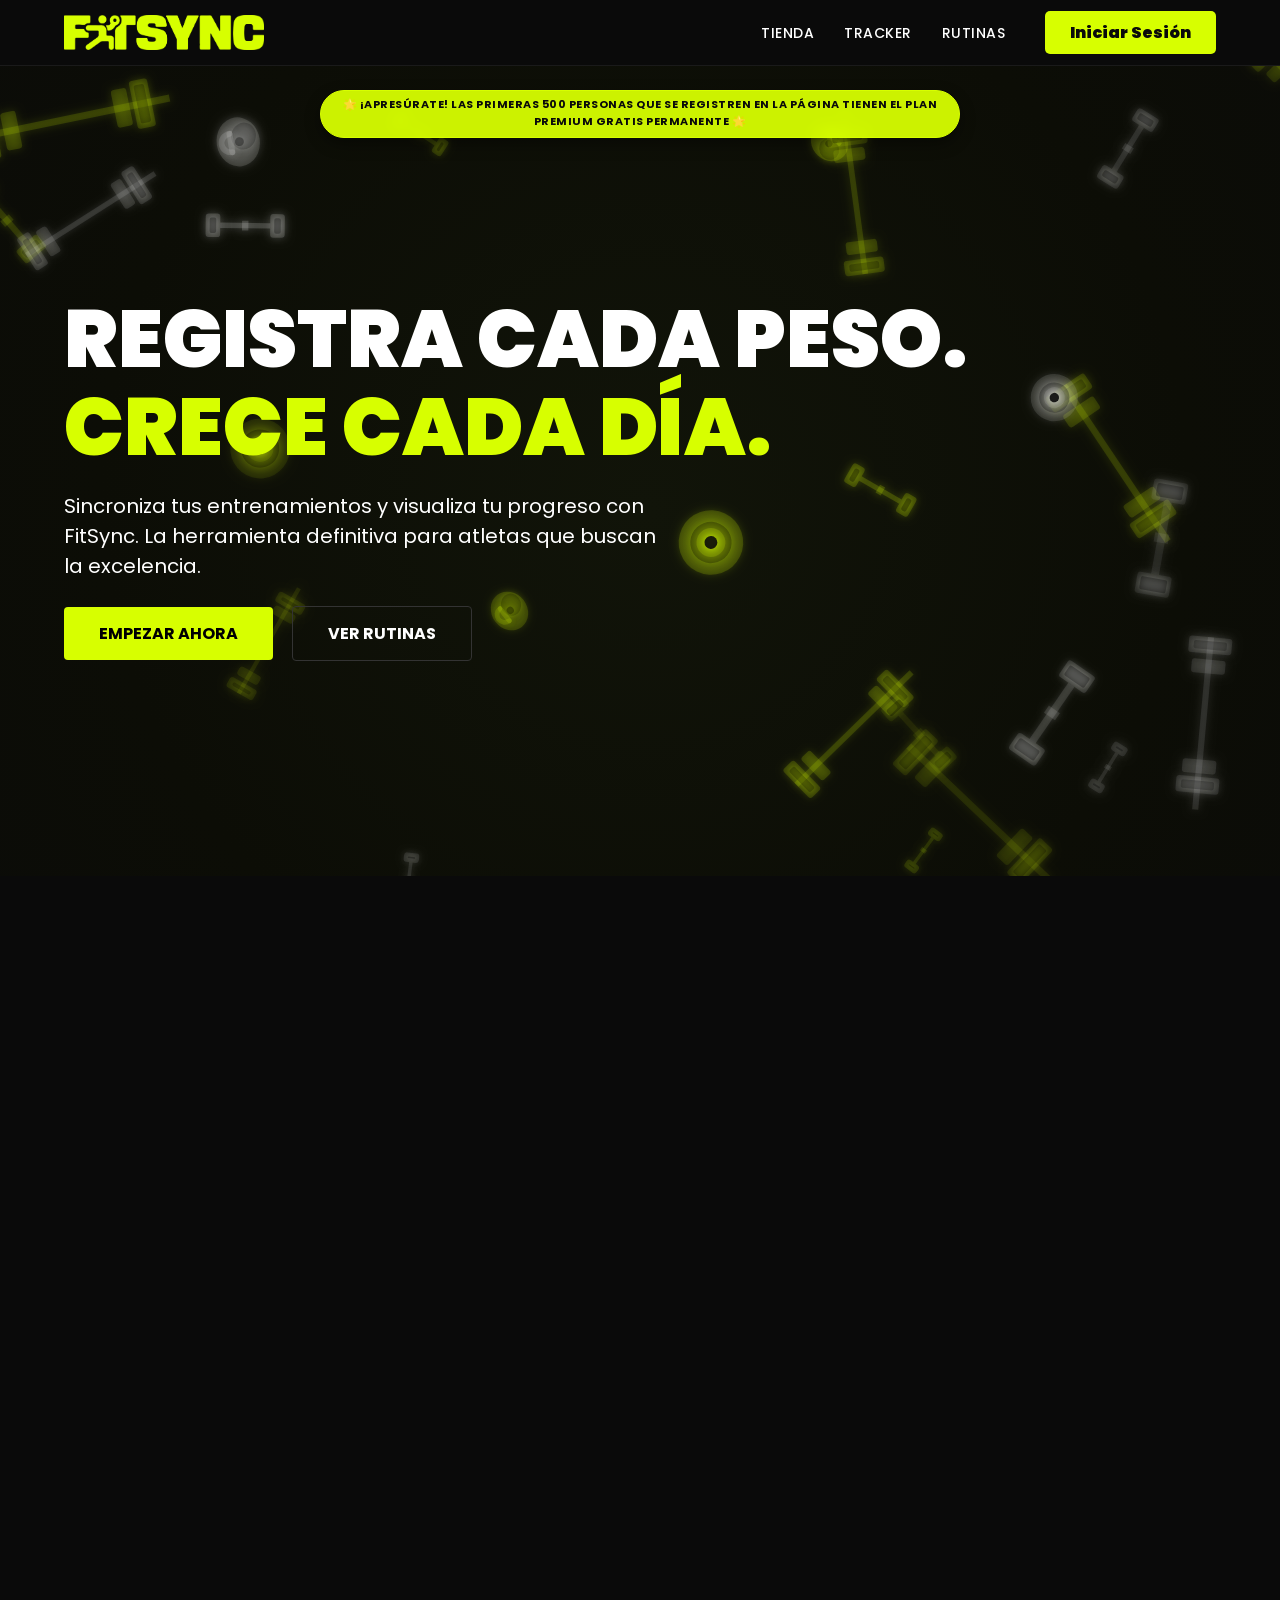
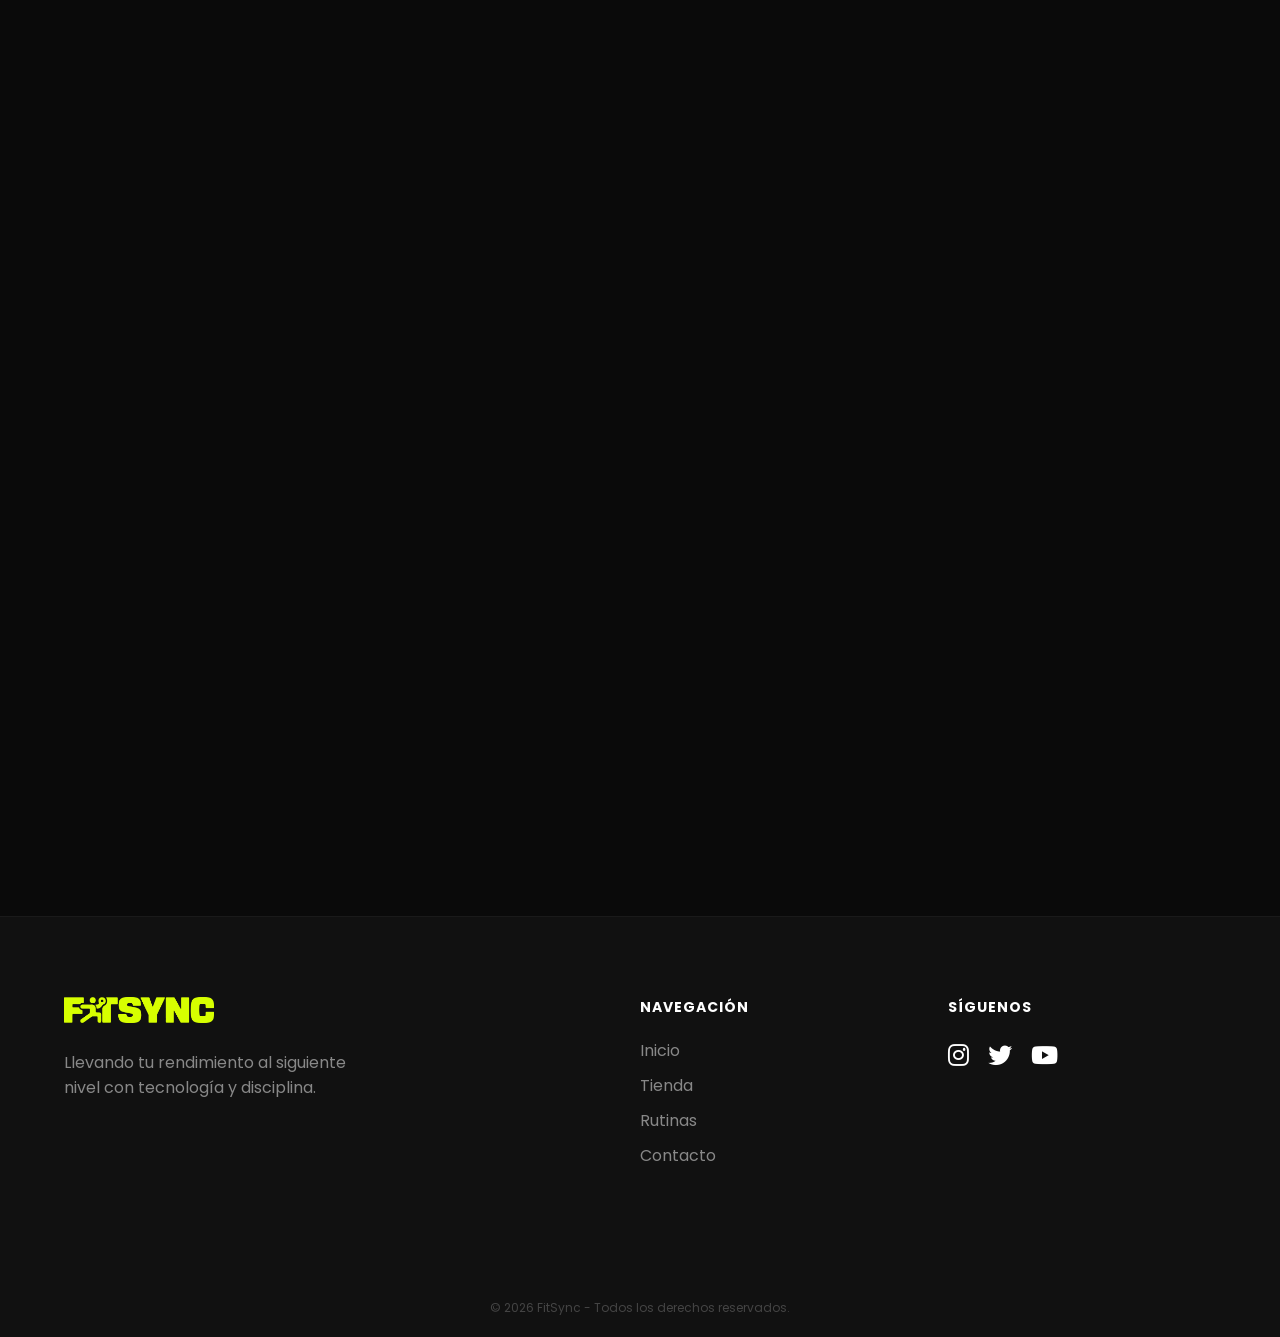
<file: pages/index.html>
<!DOCTYPE html>
<html lang="es">
<head>
    <meta charset="UTF-8">
    <meta name="viewport" content="width=device-width, initial-scale=1.0">
    <link href="https://fonts.googleapis.com/css2?family=Poppins:wght@300;400;600;900&display=swap" rel="stylesheet">
    <link rel="stylesheet" href="https://cdnjs.cloudflare.com/ajax/libs/font-awesome/6.5.1/css/all.min.css">
    <link href="https://unpkg.com/aos@2.3.1/dist/aos.css" rel="stylesheet">
    <link rel="icon" type="image/png" href="../img/iconoweb.png">
    <link rel="stylesheet" href="../css/style.css">
    <title>FitSync | Inicio</title>
</head>
<body>
    <!----------------------------------------------------------------- BARRA DE ANUNCIOS --------------------------------------------------------------------->
    <div class="top-announcement">
        <div class="announcement-slider">
            <p>🌟 ¡APRESÚRATE! Las primeras 500 personas que se registren en la página tienen el plan premium gratis permanente 🌟</p>
        </div>
    </div>
    <!-----------------------------------------------------------------------------------MENU DE NAVEGACIÓN------------------------------------------------------------------------------------->
    <header class="main-header">
        <a href="index.html" class="brand">
            <img src="../img/Recurso 2logoheader.png" alt="Logo">
        </a>
        
        <div class="header-right">
            <nav class="nav-menu">
                <ul>
                    <li><a href="shop.html">Tienda</a></li>
                    <li><a href="tracker.html">Tracker</a></li>
                    <li><a href="routines.html">Rutinas</a></li>
                </ul>
            </nav>
        <div class="header-actions">
                <a href="login.html" class="btn-login">Iniciar Sesión</a>
            </div>
        </div>
    </header>
    <!------------------------------------------------------------------FIN DE MENU DE NAVEGACIÓN----------------------------------------------------------------------------------------->
    
    <!-------------SECCION MOTIVACION-------------->
    <section class="hero">
    <canvas id="heroCanvas"></canvas>
    <div class="hero-container">
        <h1 class="hero-title">
            REGISTRA CADA PESO. <br> 
            <span class="yellow-text">CRECE CADA DÍA.</span>
        </h1>
        <p class="hero-subtitle">
            Sincroniza tus entrenamientos y visualiza tu progreso con FitSync. 
            La herramienta definitiva para atletas que buscan la excelencia.
        </p>
        <!-------------BOTONES--------------------->
        <div class="hero-btns">
            <a href="login.html" class="btn-primary">EMPEZAR AHORA</a>
            <a href="#" class="btn-secondary">VER RUTINAS</a>
        </div>
    </div>
</section>
    <!-------------FEATURES------------------------>
<section class="features">
    <div class="container">
        <h2 class="section-title" data-aos="fade-up">TODO LO QUE <span class="yellow-text">NECESITAS</span></h2>
        
        <div class="features-grid">
            <div class="feature-card" data-aos="zoom-in" data-aos-delay="100">
                <i class="fa-solid fa-dumbbell"></i>
                <h3>Registro de Pesos</h3>
                <p>Anota cada serie y repetición al instante. Sin complicaciones.</p>
            </div>

            <div class="feature-card" data-aos="zoom-in" data-aos-delay="200">
                <i class="fa-solid fa-chart-line"></i>
                <h3>Gráficas de Progreso</h3>
                <p>Visualiza cómo suben tus PRs con gráficas interactivas.</p>
            </div>

            <div class="feature-card" data-aos="zoom-in" data-aos-delay="300">
                <i class="fa-solid fa-fire"></i>
                <h3>Rachas de Entrenamiento</h3>
                <p>Mantente motivado visualizando tus días seguidos de entreno.</p>
            </div>
        </div>
    </div>
</section>
        <!------------SECCION ACERCA DE NOSOTROS--------------->
    <section class="about">
        <div class="about-container">
            <div class="about-image" data-aos="fade-right" data-aos-duration="1000">
                <div class="image-box"></div>
        </div>
        <div class="about-content" data-aos="fade-left" data-aos-duration="1000" data-aos-delay="200">
            <span class="section-tag">NUESTRA FILOSOFÍA</span>
            <h2 class="about-title">NO SOLO TRACKEAMOS, <br> <span>TRANSFORMAMOS.</span></h2>
            <p class="about-description">
                En FitSync nacimos de la necesidad de orden en el caos del entrenamiento. 
                Fundada por entusiastas del fitness y la tecnología, nuestra misión es 
                darte las herramientas para que cada repetición cuente.
            </p>
            <p class="about-description">
                Olvídate de las libretas viejas. Bienvenido a la era del rendimiento inteligente.
            </p>
        </div>
        </div>
    </section>
        <!------------FIN DE LA SECCION DE ACERCA DE NOSOTROS------->
        <!------------------FOOTER---------------------------------->
        <footer class="main-footer">
    <div class="footer-container">
        <div class="footer-brand">
            <img src="../img/Recurso 2logoheader.png" alt="FitSync Logo" class="footer-logo">
            <p>Llevando tu rendimiento al siguiente nivel con tecnología y disciplina.</p>
        </div>

        <div class="footer-links">
            <h4>Navegación</h4>
            <ul>
                <li><a href="#">Inicio</a></li>
                <li><a href="#">Tienda</a></li>
                <li><a href="#">Rutinas</a></li>
                <li><a href="#">Contacto</a></li>
            </ul>
        </div>
        <div class="footer-social">
            <h4>Síguenos</h4>
            <div class="social-icons">
                <a href="#"><i class="fab fa-instagram"></i></a>
                <a href="#"><i class="fab fa-twitter"></i></a>
                <a href="#"><i class="fab fa-youtube"></i></a>
            </div>
        </div>
        </div>
            <div class="footer-bottom">
                <p>&copy; 2026 FitSync - Todos los derechos reservados.</p>
            </div>
        </footer>
        <script src="https://unpkg.com/aos@2.3.1/dist/aos.js"></script>
        <script src="../js/index.js" defer></script>
</body>
</html>
</file>
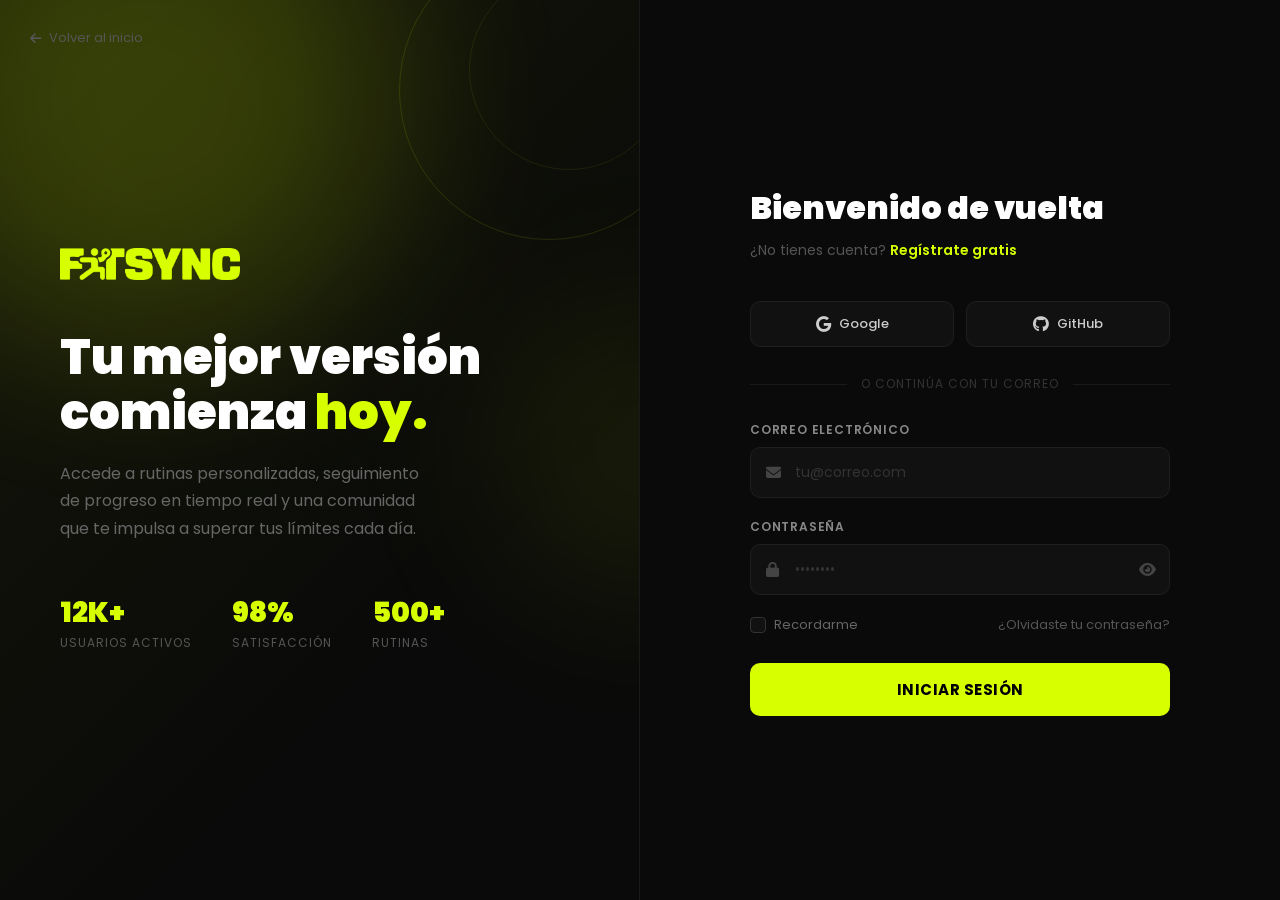
<file: pages/login.html>
<!DOCTYPE html>
<html lang="es">
<head>
    <meta charset="UTF-8">
    <meta name="viewport" content="width=device-width, initial-scale=1.0">
    <meta name="description" content="Inicia sesión en FitSync y accede a tu entrenamiento personalizado, rutinas y seguimiento de progreso.">
    <title>Login — FitSync</title>
    <link href="https://fonts.googleapis.com/css2?family=Poppins:wght@300;400;600;700;900&display=swap" rel="stylesheet">
    <link rel="stylesheet" href="https://cdnjs.cloudflare.com/ajax/libs/font-awesome/6.5.0/css/all.min.css">
    <link rel="stylesheet" href="../css/login.css">
    <link rel="icon" type="image/png" href="../img/iconoweb.png">
</head>
<body>

    <!-- Background decorative blobs -->
    <div class="bg-blobs">
        <div class="blob blob-1"></div>
        <div class="blob blob-2"></div>
        <div class="blob blob-3"></div>
    </div>

    <!-- Back to home link -->
    <a href="index.html" class="back-link" id="back-home">
        <i class="fa-solid fa-arrow-left"></i> Volver al inicio
    </a>

    <!-- Main layout -->
    <div class="login-wrapper">

        <!-- LEFT: Brand panel -->
        <div class="brand-panel">
            <img src="../img/Recurso 2logoheader.png" alt="FitSync Logo" class="brand-logo">

            <h2 class="brand-tagline">
                Tu mejor versión<br>
                comienza <span class="accent">hoy.</span>
            </h2>

            <p class="brand-description">
                Accede a rutinas personalizadas, seguimiento de progreso en tiempo real
                y una comunidad que te impulsa a superar tus límites cada día.
            </p>

            <div class="brand-stats">
                <div class="stat-item">
                    <span class="stat-number">12K+</span>
                    <span class="stat-label">Usuarios activos</span>
                </div>
                <div class="stat-item">
                    <span class="stat-number">98%</span>
                    <span class="stat-label">Satisfacción</span>
                </div>
                <div class="stat-item">
                    <span class="stat-number">500+</span>
                    <span class="stat-label">Rutinas</span>
                </div>
            </div>
        </div>

        <!-- RIGHT: Login form -->
        <div class="form-panel">
            <div class="form-container">

                <div class="form-header">
                    <h1>Bienvenido de vuelta</h1>
                    <p>¿No tienes cuenta? <a href="register.html" id="register-link">Regístrate gratis</a></p>
                </div>

                <!-- Social login buttons -->
                <div class="social-login">
                    <button class="btn-social" id="btn-google" type="button" onclick="socialLogin('Google')">
                        <i class="fa-brands fa-google"></i> Google
                    </button>
                    <button class="btn-social" id="btn-github" type="button" onclick="socialLogin('GitHub')">
                        <i class="fa-brands fa-github"></i> GitHub
                    </button>
                </div>

                <div class="divider">o continúa con tu correo</div>

                <!-- Login form -->
                <form id="loginForm" novalidate>

                    <!-- Email field -->
                    <div class="form-group" id="group-email">
                        <label for="email">Correo electrónico</label>
                        <div class="input-wrapper">
                            <i class="fa-solid fa-envelope input-icon"></i>
                            <input
                                type="email"
                                id="email"
                                name="email"
                                class="form-control"
                                placeholder="tu@correo.com"
                                autocomplete="username"
                            >
                        </div>
                        <span class="field-error" id="error-email">Ingresa un correo electrónico válido.</span>
                    </div>

                    <!-- Password field -->
                    <div class="form-group" id="group-password">
                        <label for="password">Contraseña</label>
                        <div class="input-wrapper">
                            <i class="fa-solid fa-lock input-icon"></i>
                            <input
                                type="password"
                                id="password"
                                name="password"
                                class="form-control"
                                placeholder="••••••••"
                                autocomplete="current-password"
                            >
                            <button
                                type="button"
                                class="toggle-password"
                                id="toggle-pwd"
                                aria-label="Mostrar contraseña"
                                onclick="togglePassword()"
                            >
                                <i class="fa-solid fa-eye" id="eye-icon"></i>
                            </button>
                        </div>
                        <span class="field-error" id="error-password">La contraseña debe tener al menos 6 caracteres.</span>
                    </div>

                    <!-- Remember me + Forgot password -->
                    <div class="options-row">
                        <label class="checkbox-label" for="remember">
                            <input type="checkbox" id="remember" name="remember">
                            Recordarme
                        </label>
                        <a href="#" class="forgot-link" id="forgot-link" onclick="forgotPassword(event)">¿Olvidaste tu contraseña?</a>
                    </div>

                    <!-- Submit -->
                    <button type="submit" class="btn-submit" id="btn-submit">
                        <span class="btn-text">Iniciar sesión</span>
                        <div class="spinner"></div>
                    </button>

                </form>

            </div>
        </div>
    </div>

    <!-- Toast notification -->
    <div id="toast" role="alert" aria-live="polite">
        <i id="toast-icon"></i>
        <span id="toast-message"></span>
    </div>

    <script src="../js/login.js"></script>

</body>
</html>
</file>
<file: css/style.css>
* {
    margin: 0;
    padding: 0;
    box-sizing: border-box;
}

/*                           BARRA DE ANUNCIOS (PULSO)                         */
.top-announcement {
    background-color: rgba(215, 255, 0, 0.95);
    color: #0a0a0a;
    padding: 5px 20px;
    text-align: center;
    display: flex;
    justify-content: center;
    align-items: center;
    position: fixed;
    top: 90px;
    left: 50%;
    transform: translateX(-50%);
    z-index: 1002;
    border-radius: 30px;
    box-shadow: 0 6px 15px rgba(0, 0, 0, 0.4);
    border: 1px solid #d7ff00;
    backdrop-filter: blur(5px);
}

.announcement-slider {
    display: inline-block;
}

.announcement-slider p {
    display: inline-block;
    margin: 0;
    font-weight: 700;
    font-size: 11px;
    letter-spacing: 0.5px;
    text-transform: uppercase;
    animation: pulse-text 1.5s ease-in-out infinite;
}

@keyframes pulse-text {
    0% {
        transform: scale(1);
    }

    50% {
        transform: scale(1.05);
    }

    100% {
        transform: scale(1);
    }
}

/*                           ESTILO DEL MENU DE NAVEGACION                     */
body {
    background-color: #0a0a0a;
    font-family: 'Poppins', sans-serif;
    color: white;
}

header {
    position: sticky;
    top: 0;
    z-index: 1000;
}

.main-header {
    display: flex;
    justify-content: space-between;
    align-items: center;
    padding: 15px 5%;
    background-color: #0a0a0a;
    border-bottom: 1px solid #1a1a1a;
}

.nav-menu a {
    color: white;
    text-decoration: none;
    text-transform: uppercase;
    font-family: 'Poppins', sans-serif;
    font-weight: 500;
    font-size: 14px;
    letter-spacing: 0.5px;
    transition: 0.3s;

}

.header-right {
    display: flex;
    align-items: center;
    gap: 40px;
}

.nav-menu a:hover {
    color: #d7ff00;
}

.nav-menu ul {
    display: flex;
    list-style: none;
    gap: 30px;
    margin: 0;
    padding: 0;
}

.brand img {
    max-width: 200px;
    height: auto;
    display: block;
}

/*                        ESTILO DEL BOTON DE LOGIN                              */
.btn-login {
    background-color: #d7ff00;
    color: #0a0a0a;
    padding: 10px 25px;
    border-radius: 5px;
    font-weight: 900;
    text-decoration: none;
}

/*                     ESTILO DE LA SECCION DE MOTIVACION                       */
.hero {
    position: relative;
    height: 90vh;
    display: flex;
    align-items: center;
    padding: 0 5%;
    overflow: hidden;
    background-color: #0a0a0a;
    /* fallback mientras carga el canvas */
}

/* El canvas ocupa todo el espacio del hero como fondo */
#heroCanvas {
    position: absolute;
    inset: 0;
    width: 100%;
    height: 100%;
    display: block;
    z-index: 0;
}

/* El contenido (texto + botones) queda por encima del canvas */
.hero-container {
    position: relative;
    z-index: 1;
}

.hero-title {
    font-size: 80px;
    /* Tamaño masivo para impacto */
    font-weight: 900;
    /* Lo más grueso de Poppins */
    line-height: 1.1;
    margin-bottom: 20px;
}

.yellow-text {
    color: #d7ff00;
    /* Su color amarillo de marca */
    padding-top: 5px;
}

.hero-subtitle {
    font-size: 20px;
    color: #ffffff;
    max-width: 600px;
    margin-bottom: 40px;
}

/*                           ESTILO DE BOTONES                                   */
.btn-primary {
    background-color: #d7ff00;
    color: #000;
    padding: 15px 35px;
    text-decoration: none;
    font-weight: 700;
    border-radius: 4px;
    margin-right: 15px;
}

.btn-secondary {
    border: 1px solid #333;
    color: #fff;
    padding: 15px 35px;
    text-decoration: none;
    font-weight: 700;
    border-radius: 4px;
    transition: 0.3s;
}

.btn-secondary:hover {
    background: #1a1a1a;
}

/*   ESTILO FEATURES              */
/* --- FEATURES SECTION --- */
.features {
    min-height: 100vh;
    display: flex;
    justify-content: center;
    /* Centra horizontalmente */
    align-items: center;
    padding: 100px 0;
    background-color: #0a0a0a;
    /* Volvemos al negro del Hero */
}

.section-title {
    text-align: center;
    font-size: 40px;
    font-weight: 900;
    margin-bottom: 60px;
}

.features-grid {
    display: grid;
    grid-template-columns: repeat(3, 1fr);
    /* Tres columnas iguales */
    gap: 30px;
    width: 90%;
    max-width: 1200px;
    margin: 0 auto;
}

.feature-card {
    background: #111;
    padding: 40px;
    border-radius: 12px;
    border: 1px solid #1a1a1a;
    text-align: center;
    transition: 0.3s;
}

/* El toque FitSync: Iluminar al pasar el mouse */
.feature-card:hover {
    border-color: #d7ff00;
    transform: translateY(-10px);
}

.feature-card i {
    font-size: 45px;
    color: #d7ff00;
    margin-bottom: 20px;
}

.feature-card h3 {
    font-size: 22px;
    margin-bottom: 15px;
}

.feature-card p {
    color: #888;
    line-height: 1.5;
}

/*   ESTILO ACERCA DE NOSOTROS    */
/* --- ABOUT SECTION --- */
.about {
    padding: 120px 0;
    /* Espacio arriba y abajo para que se sienta como una sección aparte */
    /*background-color: #050505; /* Un negro casi total para diferenciar del Hero */
    display: flex;
    justify-content: center;
    /* Centra el contenedor en la pantalla */
}

.about-container {
    width: 90%;
    max-width: 1200px;
    /* Evita que el texto se estire demasiado en pantallas grandes */
    display: flex;
    align-items: center;
    /* Centra verticalmente imagen y texto */
    gap: 80px;
    /* Espacio de "aire" entre la caja de imagen y la de texto */
}

/* Caja de la izquierda (Imagen) */
.about-image {
    flex: 1;
}

.image-box {
    width: 100%;
    height: 500px;
    background-image: url('../img/runner.png');
    background-size: cover;
    /* Fuerza a la imagen a cubrir toda la caja */
    background-position: center;
    /* Centra la imagen para que no se vea solo una esquina */
    background-repeat: no-repeat;
    filter: brightness(0.7) grayscale(0.2);
    border: 1px solid #d7ff00;
    /* El borde amarillo que le da el toque pro */
    border-radius: 8px;

}

/* Caja de la derecha (Texto) */
.about-content {
    flex: 1;
}

.section-tag {
    color: #d7ff00;
    font-weight: 700;
    font-size: 14px;
    letter-spacing: 2px;
    display: block;
    margin-bottom: 10px;
}

.about-title {
    font-size: 48px;
    line-height: 1.1;
    font-weight: 900;
    margin-bottom: 30px;
}

.about-title span {
    color: #d7ff00;
}

.about-description {
    color: #888;
    font-size: 18px;
    line-height: 1.6;
    margin-bottom: 20px;
}

/* --- FOOTER --- */
.main-footer {
    background-color: #111111;
    padding: 80px 0 20px 0;
    border-top: 1px solid #1a1a1a;
    /* Línea sutil para separar del About */
}

.footer-container {
    width: 90%;
    max-width: 1200px;
    margin: 0 auto;
    display: flex;
    justify-content: space-between;
    flex-wrap: wrap;
    /* Para que en móvil se acomode uno abajo de otro */
    gap: 40px;
}

.footer-brand {
    flex: 2;
    /* Le damos más espacio al logo y descripción */
    min-width: 250px;
}

.footer-logo {
    max-width: 150px;
    margin-bottom: 20px;
}

.footer-brand p {
    color: #888;
    max-width: 300px;
}

.footer-links,
.footer-social {
    flex: 1;
    min-width: 150px;
}

.footer-links h4,
.footer-social h4 {
    color: #fff;
    margin-bottom: 20px;
    text-transform: uppercase;
    font-size: 14px;
    letter-spacing: 1px;
}

.footer-links ul {
    list-style: none;
}

.footer-links ul li {
    margin-bottom: 10px;
}

.footer-links ul li a {
    color: #888;
    text-decoration: none;
    transition: 0.3s;
}

.footer-links ul li a:hover {
    color: #d7ff00;
    /* Resalta en amarillo al pasar el mouse */
}

.footer-bottom {
    text-align: center;
    padding-top: 60px;
    border-top: 1px solid #111;
    margin-top: 60px;
}

.footer-bottom p {
    color: #444;
    font-size: 12px;
}

.social-icons a {
    color: #fff;
    /* Iconos blancos */
    font-size: 24px;
    /* Tamaño más grande */
    margin-right: 15px;
    transition: 0.3s;
}

.social-icons a:hover {
    color: #d7ff00;
    /* Se ponen amarillos al pasar el mouse */
    transform: translateY(-5px);
    /* Pequeño brinco hacia arriba */
    display: inline-block;
}
</file>
<file: css/login.css>
/* ─── RESET ─────────────────────────────────────────────── */
*,
*::before,
*::after {
    margin: 0;
    padding: 0;
    box-sizing: border-box;
}

/* ─── BASE ───────────────────────────────────────────────── */
body {
    font-family: 'Poppins', sans-serif;
    background-color: #0a0a0a;
    color: #fff;
    min-height: 100vh;
    display: flex;
    align-items: center;
    justify-content: center;
    overflow: hidden;
}

/* ─── BACKGROUND ANIMATED BLOBS ──────────────────────────── */
.bg-blobs {
    position: fixed;
    inset: 0;
    z-index: 0;
    pointer-events: none;
    overflow: hidden;
}

.blob {
    position: absolute;
    border-radius: 50%;
    filter: blur(90px);
    opacity: 0.18;
    animation: blobFloat 8s ease-in-out infinite alternate;
}

.blob-1 {
    width: 500px;
    height: 500px;
    background: #d7ff00;
    top: -150px;
    left: -100px;
    animation-delay: 0s;
}

.blob-2 {
    width: 400px;
    height: 400px;
    background: #a0cc00;
    bottom: -120px;
    right: -80px;
    animation-delay: 3s;
}

.blob-3 {
    width: 300px;
    height: 300px;
    background: #d7ff00;
    top: 50%;
    left: 50%;
    transform: translate(-50%, -50%);
    animation-delay: 1.5s;
    opacity: 0.08;
}

@keyframes blobFloat {
    from {
        transform: translate(0, 0) scale(1);
    }

    to {
        transform: translate(30px, 20px) scale(1.05);
    }
}

/* ─── LAYOUT WRAPPER ─────────────────────────────────────── */
.login-wrapper {
    position: relative;
    z-index: 1;
    display: grid;
    grid-template-columns: 1fr 1fr;
    min-height: 100vh;
    width: 100%;
}

/* ─── LEFT PANEL (BRAND) ─────────────────────────────────── */
.brand-panel {
    display: flex;
    flex-direction: column;
    justify-content: center;
    align-items: flex-start;
    padding: 80px 60px;
    background: linear-gradient(135deg, rgba(215, 255, 0, 0.06) 0%, transparent 70%);
    border-right: 1px solid #1a1a1a;
    position: relative;
    overflow: hidden;
}

.brand-panel::before {
    content: '';
    position: absolute;
    top: -60px;
    right: -60px;
    width: 300px;
    height: 300px;
    border: 1px solid rgba(215, 255, 0, 0.12);
    border-radius: 50%;
}

.brand-panel::after {
    content: '';
    position: absolute;
    top: -30px;
    right: -30px;
    width: 200px;
    height: 200px;
    border: 1px solid rgba(215, 255, 0, 0.08);
    border-radius: 50%;
}

.brand-logo {
    max-width: 180px;
    margin-bottom: 50px;
}

.brand-tagline {
    font-size: 48px;
    font-weight: 900;
    line-height: 1.15;
    margin-bottom: 20px;
}

.brand-tagline .accent {
    color: #d7ff00;
}

.brand-description {
    color: #666;
    font-size: 16px;
    line-height: 1.7;
    max-width: 380px;
    margin-bottom: 50px;
}

.brand-stats {
    display: flex;
    gap: 40px;
}

.stat-item {
    display: flex;
    flex-direction: column;
}

.stat-number {
    font-size: 28px;
    font-weight: 900;
    color: #d7ff00;
}

.stat-label {
    font-size: 12px;
    color: #555;
    text-transform: uppercase;
    letter-spacing: 1px;
}

/* ─── RIGHT PANEL (FORM) ─────────────────────────────────── */
.form-panel {
    display: flex;
    flex-direction: column;
    justify-content: center;
    align-items: center;
    padding: 60px 50px;
    background-color: #0a0a0a;
}

.form-container {
    width: 100%;
    max-width: 420px;
}

.form-header {
    margin-bottom: 40px;
}

.form-header h1 {
    font-size: 32px;
    font-weight: 900;
    margin-bottom: 8px;
}

.form-header p {
    color: #555;
    font-size: 14px;
}

.form-header p a {
    color: #d7ff00;
    text-decoration: none;
    font-weight: 600;
    transition: opacity 0.2s;
}

.form-header p a:hover {
    opacity: 0.8;
}

/* ─── SOCIAL LOGIN ───────────────────────────────────────── */
.social-login {
    display: flex;
    gap: 12px;
    margin-bottom: 28px;
}

.btn-social {
    flex: 1;
    display: flex;
    align-items: center;
    justify-content: center;
    gap: 8px;
    padding: 12px;
    border: 1px solid #1e1e1e;
    border-radius: 10px;
    background: #111;
    color: #ccc;
    font-family: 'Poppins', sans-serif;
    font-size: 13px;
    font-weight: 500;
    cursor: pointer;
    transition: border-color 0.25s, background 0.25s, color 0.25s;
    text-decoration: none;
}

.btn-social:hover {
    border-color: #d7ff00;
    background: #141400;
    color: #fff;
}

.btn-social i {
    font-size: 16px;
}

/* ─── DIVIDER ─────────────────────────────────────────────── */
.divider {
    display: flex;
    align-items: center;
    gap: 14px;
    margin-bottom: 28px;
    color: #333;
    font-size: 12px;
    text-transform: uppercase;
    letter-spacing: 1px;
}

.divider::before,
.divider::after {
    content: '';
    flex: 1;
    height: 1px;
    background: #1a1a1a;
}

/* ─── FORM FIELDS ─────────────────────────────────────────── */
.form-group {
    margin-bottom: 20px;
    position: relative;
}

.form-group label {
    display: block;
    font-size: 12px;
    font-weight: 600;
    color: #888;
    margin-bottom: 8px;
    text-transform: uppercase;
    letter-spacing: 0.8px;
}

.input-wrapper {
    position: relative;
    display: flex;
    align-items: center;
}

.input-wrapper i.input-icon {
    position: absolute;
    left: 16px;
    color: #444;
    font-size: 15px;
    transition: color 0.25s;
    pointer-events: none;
}

.form-control {
    width: 100%;
    padding: 14px 16px 14px 44px;
    background: #111;
    border: 1px solid #1e1e1e;
    border-radius: 10px;
    color: #fff;
    font-family: 'Poppins', sans-serif;
    font-size: 14px;
    transition: border-color 0.25s, box-shadow 0.25s;
    outline: none;
}

.form-control::placeholder {
    color: #333;
}

.form-control:focus {
    border-color: #d7ff00;
    box-shadow: 0 0 0 3px rgba(215, 255, 0, 0.08);
}

.input-wrapper:focus-within i.input-icon {
    color: #d7ff00;
}

/* Toggle password visibility */
.toggle-password {
    position: absolute;
    right: 14px;
    background: none;
    border: none;
    color: #444;
    cursor: pointer;
    font-size: 15px;
    padding: 0;
    transition: color 0.2s;
}

.toggle-password:hover {
    color: #d7ff00;
}

/* Field error state */
.form-control.error {
    border-color: #ff4757;
    box-shadow: 0 0 0 3px rgba(255, 71, 87, 0.1);
}

.field-error {
    display: none;
    color: #ff4757;
    font-size: 11px;
    margin-top: 6px;
    padding-left: 4px;
}

.field-error.show {
    display: block;
}

/* ─── OPTIONS ROW ─────────────────────────────────────────── */
.options-row {
    display: flex;
    justify-content: space-between;
    align-items: center;
    margin-bottom: 28px;
}

.checkbox-label {
    display: flex;
    align-items: center;
    gap: 8px;
    cursor: pointer;
    user-select: none;
    font-size: 13px;
    color: #666;
}

.checkbox-label input[type="checkbox"] {
    appearance: none;
    -webkit-appearance: none;
    width: 16px;
    height: 16px;
    border: 1px solid #333;
    border-radius: 4px;
    background: #111;
    cursor: pointer;
    position: relative;
    flex-shrink: 0;
    transition: border-color 0.2s, background 0.2s;
}

.checkbox-label input[type="checkbox"]:checked {
    background: #d7ff00;
    border-color: #d7ff00;
}

.checkbox-label input[type="checkbox"]:checked::after {
    content: '';
    position: absolute;
    left: 4px;
    top: 1px;
    width: 5px;
    height: 9px;
    border: 2px solid #000;
    border-top: none;
    border-left: none;
    transform: rotate(45deg);
}

.forgot-link {
    font-size: 13px;
    color: #555;
    text-decoration: none;
    transition: color 0.2s;
}

.forgot-link:hover {
    color: #d7ff00;
}

/* ─── SUBMIT BUTTON ───────────────────────────────────────── */
.btn-submit {
    width: 100%;
    padding: 15px;
    background: #d7ff00;
    color: #000;
    border: none;
    border-radius: 10px;
    font-family: 'Poppins', sans-serif;
    font-size: 15px;
    font-weight: 700;
    cursor: pointer;
    letter-spacing: 0.5px;
    text-transform: uppercase;
    position: relative;
    overflow: hidden;
    transition: transform 0.2s, box-shadow 0.2s;
}

.btn-submit::before {
    content: '';
    position: absolute;
    top: 50%;
    left: 50%;
    width: 0;
    height: 0;
    background: rgba(255, 255, 255, 0.25);
    border-radius: 50%;
    transform: translate(-50%, -50%);
    transition: width 0.4s, height 0.4s;
}

.btn-submit:hover::before {
    width: 300px;
    height: 300px;
}

.btn-submit:hover {
    transform: translateY(-2px);
    box-shadow: 0 8px 25px rgba(215, 255, 0, 0.3);
}

.btn-submit:active {
    transform: translateY(0);
}

.btn-submit.loading {
    pointer-events: none;
}

.btn-submit .spinner {
    display: none;
    width: 18px;
    height: 18px;
    border: 2px solid rgba(0, 0, 0, 0.3);
    border-top-color: #000;
    border-radius: 50%;
    animation: spin 0.7s linear infinite;
    margin: 0 auto;
}

.btn-submit.loading .btn-text {
    display: none;
}

.btn-submit.loading .spinner {
    display: block;
}

@keyframes spin {
    to {
        transform: rotate(360deg);
    }
}

/* ─── TOAST ──────────────────────────────────────────────── */
#toast {
    position: fixed;
    bottom: 30px;
    left: 50%;
    transform: translateX(-50%) translateY(100px);
    background: #1a1a1a;
    border: 1px solid #333;
    color: #fff;
    padding: 14px 24px;
    border-radius: 10px;
    font-size: 14px;
    display: flex;
    align-items: center;
    gap: 10px;
    z-index: 9999;
    transition: transform 0.35s cubic-bezier(.175, .885, .32, 1.275), opacity 0.35s;
    opacity: 0;
    white-space: nowrap;
    box-shadow: 0 8px 30px rgba(0, 0, 0, 0.5);
}

#toast.show {
    transform: translateX(-50%) translateY(0);
    opacity: 1;
}

#toast.success {
    border-color: #d7ff00;
}

#toast.error {
    border-color: #ff4757;
}

#toast i {
    font-size: 16px;
}

#toast.success i {
    color: #d7ff00;
}

#toast.error i {
    color: #ff4757;
}

/* ─── BACK LINK ───────────────────────────────────────────── */
.back-link {
    position: fixed;
    top: 28px;
    left: 30px;
    display: flex;
    align-items: center;
    gap: 8px;
    color: #555;
    text-decoration: none;
    font-size: 13px;
    transition: color 0.2s;
    z-index: 10;
}

.back-link:hover {
    color: #d7ff00;
}

/* ─── RESPONSIVE ──────────────────────────────────────────── */
@media (max-width: 900px) {
    .login-wrapper {
        grid-template-columns: 1fr;
    }

    .brand-panel {
        display: none;
    }

    .form-panel {
        padding: 80px 28px 60px;
    }
}
</file>
